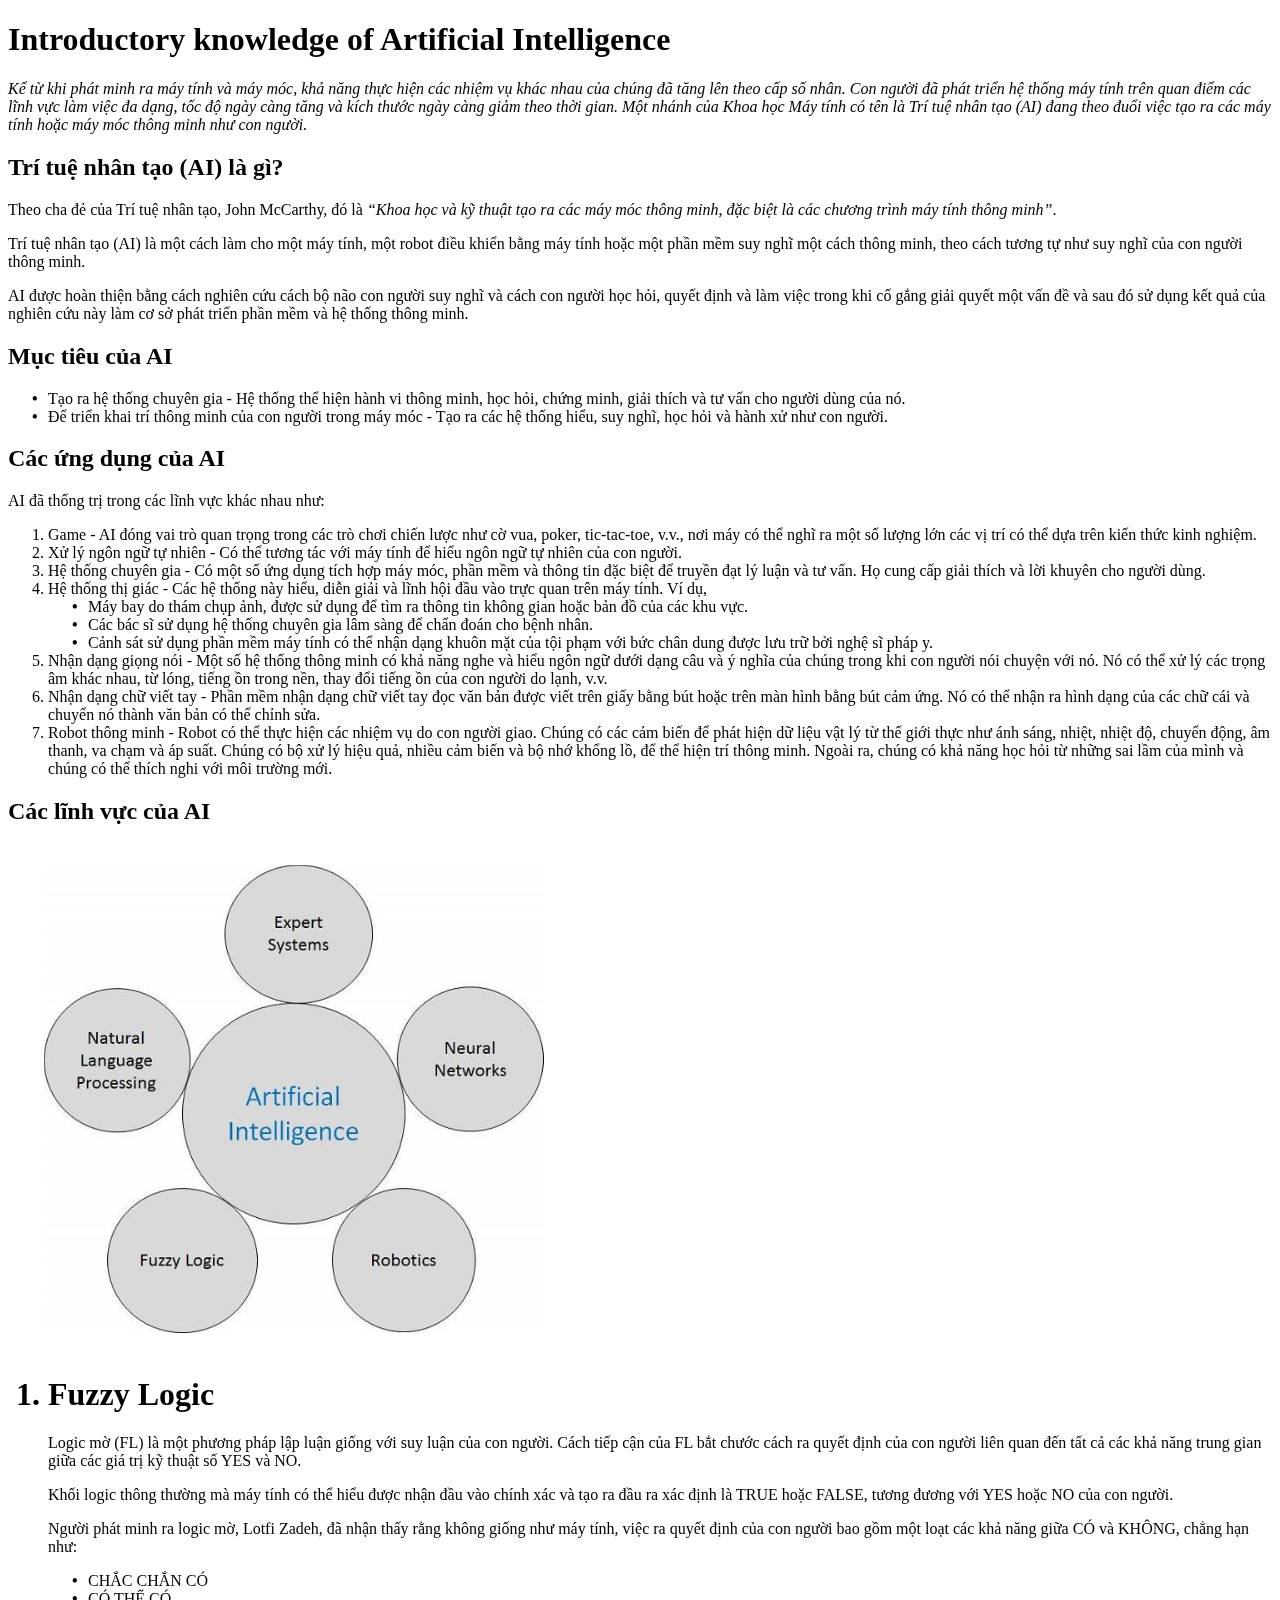
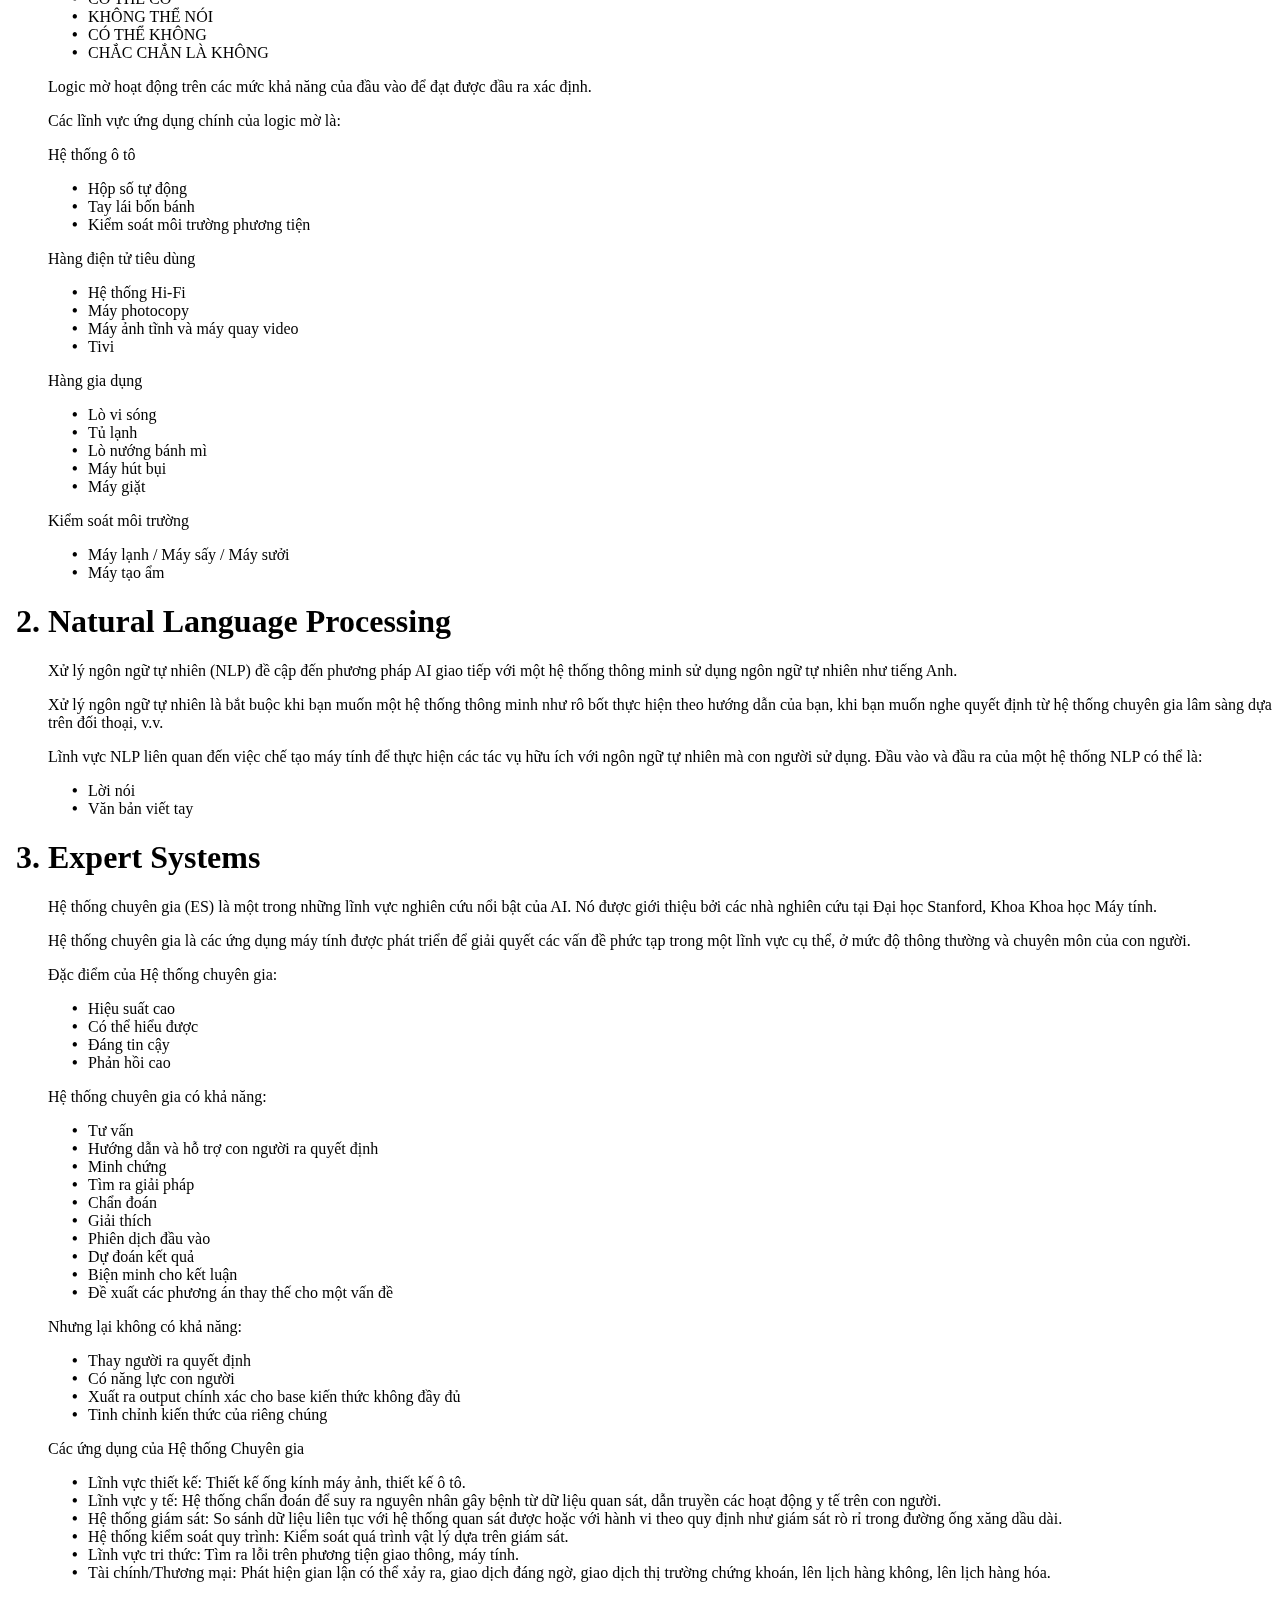
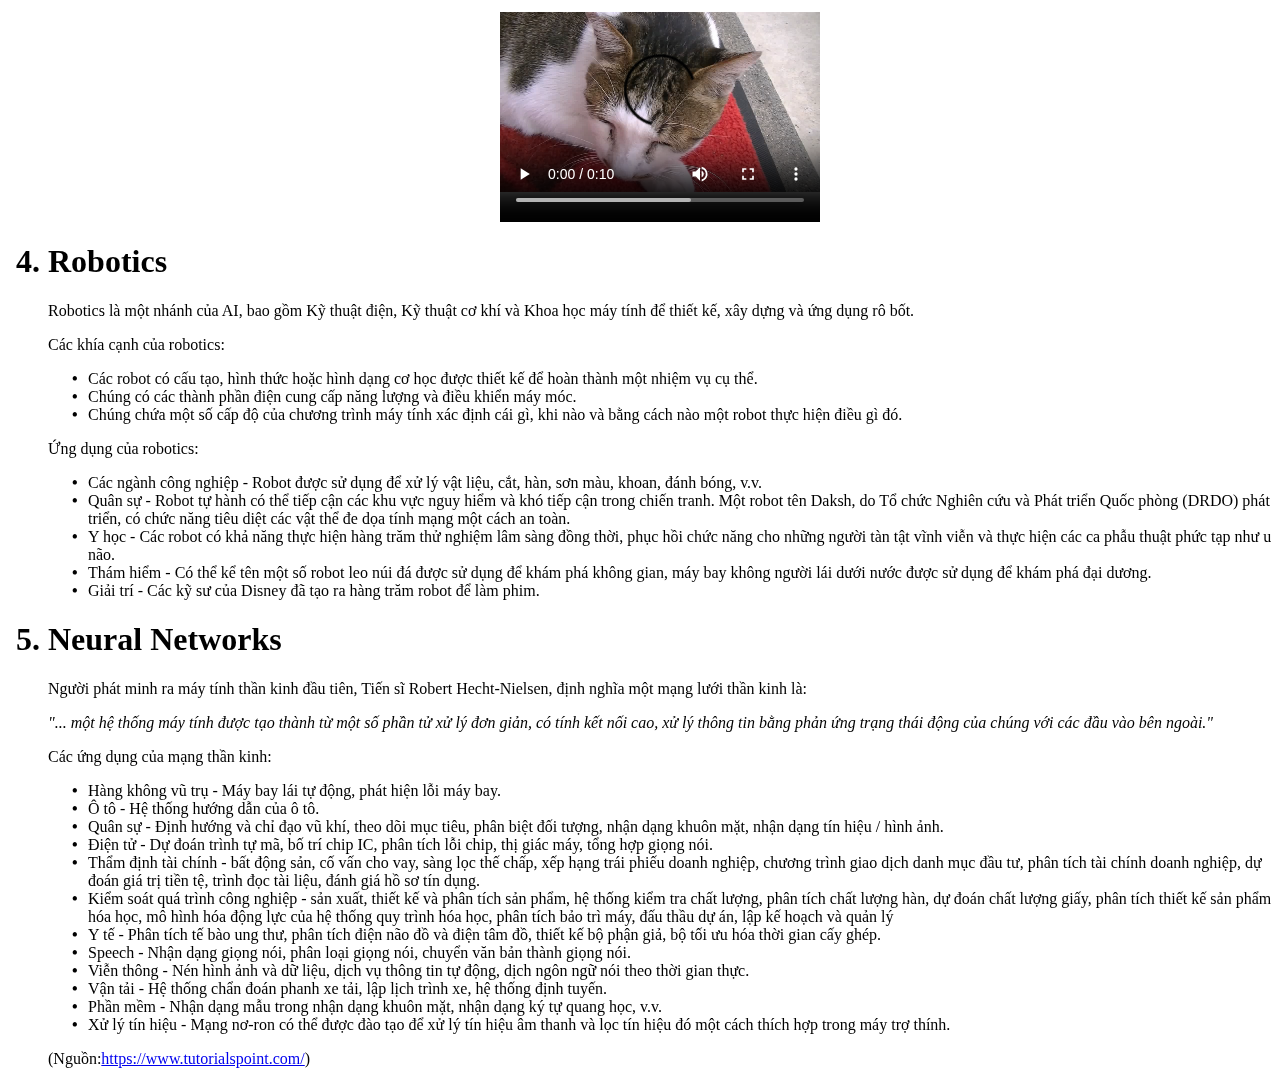
<file: index.html>
<!DOCTYPE html>
<html lang="en">
<head>
    <meta charset="UTF-8">
    <meta http-equiv="X-UA-Compatible" content="IE=edge">
    <meta name="viewport" content="width=device-width, initial-scale=1.0">
    <title>Document</title>
    <style>
        ul {
            list-style: none; /* Remove default bullets */
        }

        ul li::before {
            content: "\2022";  /* Add content: \2022 is the CSS Code/unicode for a bullet */
            color: black; /* Change the color */
            font-weight: bold; /* If you want it to be bold */
            display: inline-block; /* Needed to add space between the bullet and the text */
            width: 1em; /* Also needed for space (tweak if needed) */
            margin-left: -1em; /* Also needed for space (tweak if needed) */
        }

        video {
            display: block;
            margin: 0 auto;
        }
    </style>
</head>
<body>
    <h1>Introductory knowledge of Artificial Intelligence</h1>
    <p><i>Kể từ khi phát minh ra máy tính và máy móc, khả năng thực hiện các nhiệm vụ khác nhau của chúng đã tăng lên theo cấp số nhân. Con người đã phát triển hệ thống máy tính trên quan điểm các lĩnh vực làm việc đa dạng, tốc độ ngày càng tăng và kích thước ngày càng giảm theo thời gian. Một nhánh của Khoa học Máy tính có tên là Trí tuệ nhân tạo (AI) đang theo đuổi việc tạo ra các máy tính hoặc máy móc thông minh như con người.</i></p>

    <h2>Trí tuệ nhân tạo (AI) là gì?</h2>
    <p>Theo cha đẻ của Trí tuệ nhân tạo, John McCarthy, đó là <i>“Khoa học và kỹ thuật tạo ra các máy móc thông minh, đặc biệt là các chương trình máy tính thông minh”</i>.</p>
    <p>Trí tuệ nhân tạo (AI) là một cách làm cho một máy tính, một robot điều khiển bằng máy tính hoặc một phần mềm suy nghĩ một cách thông minh, theo cách tương tự như suy nghĩ của con người thông minh.</p>
    <p>AI được hoàn thiện bằng cách nghiên cứu cách bộ não con người suy nghĩ và cách con người học hỏi, quyết định và làm việc trong khi cố gắng giải quyết một vấn đề và sau đó sử dụng kết quả của nghiên cứu này làm cơ sở phát triển phần mềm và hệ thống thông minh.</p>

    <h2>Mục tiêu của AI</h2>
    <ul>
        <li>Tạo ra hệ thống chuyên gia - Hệ thống thể hiện hành vi thông minh, học hỏi, chứng minh, giải thích và tư vấn cho người dùng của nó.</li>
        <li>Để triển khai trí thông minh của con người trong máy móc - Tạo ra các hệ thống hiểu, suy nghĩ, học hỏi và hành xử như con người.</li>
    </ul>

    <h2>Các ứng dụng của AI</h2>
    <p>AI đã thống trị trong các lĩnh vực khác nhau như:</p>
    <ol>
        <li>Game - AI đóng vai trò quan trọng trong các trò chơi chiến lược như cờ vua, poker, tic-tac-toe, v.v., nơi máy có thể nghĩ ra một số lượng lớn các vị trí có thể dựa trên kiến thức kinh nghiệm.</li>
        <li>Xử lý ngôn ngữ tự nhiên - Có thể tương tác với máy tính để hiểu ngôn ngữ tự nhiên của con người.</li>
        <li>Hệ thống chuyên gia - Có một số ứng dụng tích hợp máy móc, phần mềm và thông tin đặc biệt để truyền đạt lý luận và tư vấn. Họ cung cấp giải thích và lời khuyên cho người dùng.</li>
        <li>
            Hệ thống thị giác - Các hệ thống này hiểu, diễn giải và lĩnh hội đầu vào trực quan trên máy tính. Ví dụ,
            <ul>
                <li>Máy bay do thám chụp ảnh, được sử dụng để tìm ra thông tin không gian hoặc bản đồ của các khu vực.</li>
                <li>Các bác sĩ sử dụng hệ thống chuyên gia lâm sàng để chẩn đoán cho bệnh nhân.</li>
                <li>Cảnh sát sử dụng phần mềm máy tính có thể nhận dạng khuôn mặt của tội phạm với bức chân dung được lưu trữ bởi nghệ sĩ pháp y.</li>
            </ul>
        </li>
        <li>Nhận dạng giọng nói - Một số hệ thống thông minh có khả năng nghe và hiểu ngôn ngữ dưới dạng câu và ý nghĩa của chúng trong khi con người nói chuyện với nó. Nó có thể xử lý các trọng âm khác nhau, từ lóng, tiếng ồn trong nền, thay đổi tiếng ồn của con người do lạnh, v.v.</li>
        <li>Nhận dạng chữ viết tay - Phần mềm nhận dạng chữ viết tay đọc văn bản được viết trên giấy bằng bút hoặc trên màn hình bằng bút cảm ứng. Nó có thể nhận ra hình dạng của các chữ cái và chuyển nó thành văn bản có thể chỉnh sửa.</li>
        <li>Robot thông minh - Robot có thể thực hiện các nhiệm vụ do con người giao. Chúng có các cảm biến để phát hiện dữ liệu vật lý từ thế giới thực như ánh sáng, nhiệt, nhiệt độ, chuyển động, âm thanh, va chạm và áp suất. Chúng có bộ xử lý hiệu quả, nhiều cảm biến và bộ nhớ khổng lồ, để thể hiện trí thông minh. Ngoài ra, chúng có khả năng học hỏi từ những sai lầm của mình và chúng có thể thích nghi với môi trường mới.</li>
    </ol>

    <h2>Các lĩnh vực của AI</h2>
    <img src="./assets/img/AI.png" alt="ảnh AI">

    <!-- //////////// -->

    <ol>
        <!-- 1 -->
        <h1>
            <li>Fuzzy Logic</li>            
        </h1>
        <p>Logic mờ (FL) là một phương pháp lập luận giống với suy luận của con người. Cách tiếp cận của FL bắt chước cách ra quyết định của con người liên quan đến tất cả các khả năng trung gian giữa các giá trị kỹ thuật số YES và NO.</p>
        <p>Khối logic thông thường mà máy tính có thể hiểu được nhận đầu vào chính xác và tạo ra đầu ra xác định là TRUE hoặc FALSE, tương đương với YES hoặc NO của con người.</p>
        <p>
            Người phát minh ra logic mờ, Lotfi Zadeh, đã nhận thấy rằng không giống như máy tính, việc ra quyết định của con người bao gồm một loạt các khả năng giữa CÓ và KHÔNG, chẳng hạn như:
            <ul>
                <li>CHẮC CHẮN CÓ</li>
                <li>CÓ THỂ CÓ</li>
                <li>KHÔNG THỂ NÓI</li>
                <li>CÓ THỂ KHÔNG</li>
                <li>CHẮC CHẮN LÀ KHÔNG</li>
            </ul>
        </p>
        <p>Logic mờ hoạt động trên các mức khả năng của đầu vào để đạt được đầu ra xác định.</p>
        <p>Các lĩnh vực ứng dụng chính của logic mờ là:</p>
        
        <p>Hệ thống ô tô</p>
        <ul>
            <li>Hộp số tự động</li>
            <li>Tay lái bốn bánh</li>
            <li>Kiểm soát môi trường phương tiện</li>
        </ul>
        
        <p>Hàng điện tử tiêu dùng</p>
        <ul>
            <li>Hệ thống Hi-Fi</li>
            <li>Máy photocopy</li>
            <li>Máy ảnh tĩnh và máy quay video</li>
            <li>Tivi</li>
        </ul>
        
        <p>Hàng gia dụng</p>
        <ul>
            <li>Lò vi sóng</li>
            <li>Tủ lạnh</li>
            <li>Lò nướng bánh mì</li>
            <li>Máy hút bụi</li>
            <li>Máy giặt</li>
        </ul>
        
        <p>Kiểm soát môi trường</p>
        <ul>
            <li>Máy lạnh / Máy sấy / Máy sưởi</li>
            <li>Máy tạo ẩm</li>
        </ul>
        
        <!-- 2 -->
        <h1>
            <li>Natural Language Processing</li>
        </h1>

        <p>Xử lý ngôn ngữ tự nhiên (NLP) đề cập đến phương pháp AI giao tiếp với một hệ thống thông minh sử dụng ngôn ngữ tự nhiên như tiếng Anh.</p>
        <p>Xử lý ngôn ngữ tự nhiên là bắt buộc khi bạn muốn một hệ thống thông minh như rô bốt thực hiện theo hướng dẫn của bạn, khi bạn muốn nghe quyết định từ hệ thống chuyên gia lâm sàng dựa trên đối thoại, v.v.</p>
        <p>Lĩnh vực NLP liên quan đến việc chế tạo máy tính để thực hiện các tác vụ hữu ích với ngôn ngữ tự nhiên mà con người sử dụng. Đầu vào và đầu ra của một hệ thống NLP có thể là:</p>

        <ul>
            <li>Lời nói</li>
            <li>Văn bản viết tay</li>
        </ul>

        <!-- 3 -->
        <h1>
            <li>Expert Systems</li>
        </h1>

        <p>Hệ thống chuyên gia (ES) là một trong những lĩnh vực nghiên cứu nổi bật của AI. Nó được giới thiệu bởi các nhà nghiên cứu tại Đại học Stanford, Khoa Khoa học Máy tính.</p>
        <p>Hệ thống chuyên gia là các ứng dụng máy tính được phát triển để giải quyết các vấn đề phức tạp trong một lĩnh vực cụ thể, ở mức độ thông thường và chuyên môn của con người.</p>
        <p>Đặc điểm của Hệ thống chuyên gia:</p>

        <ul>
            <li>Hiệu suất cao</li>
            <li>Có thể hiểu được</li>
            <li>Đáng tin cậy</li>
            <li>Phản hồi cao</li>
        </ul>

        <p>Hệ thống chuyên gia có khả năng:</p>
        <ul>
            <li>Tư vấn</li>
            <li>Hướng dẫn và hỗ trợ con người ra quyết định</li>
            <li>Minh chứng</li>
            <li>Tìm ra giải pháp</li>
            <li>Chẩn đoán</li>
            <li>Giải thích</li>
            <li>Phiên dịch đầu vào</li>
            <li>Dự đoán kết quả</li>
            <li>Biện minh cho kết luận</li>
            <li>Đề xuất các phương án thay thế cho một vấn đề</li>
        </ul>
        
        <p>Nhưng lại không có khả năng:</p>
        <ul>
            <li>Thay người ra quyết định</li>
            <li>Có năng lực con người</li>
            <li>Xuất ra output chính xác cho base kiến thức không đầy đủ</li>
            <li>Tinh chỉnh kiến thức của riêng chúng</li>
        </ul>
        <p>Các ứng dụng của Hệ thống Chuyên gia</p>
        <ul>
            <li>Lĩnh vực thiết kế: Thiết kế ống kính máy ảnh, thiết kế ô tô.</li>
            <li>Lĩnh vực y tế: Hệ thống chẩn đoán để suy ra nguyên nhân gây bệnh từ dữ liệu quan sát, dẫn truyền các hoạt động y tế trên con người.</li>
            <li>Hệ thống giám sát: So sánh dữ liệu liên tục với hệ thống quan sát được hoặc với hành vi theo quy định như giám sát rò rỉ trong đường ống xăng dầu dài.</li>
            <li>Hệ thống kiểm soát quy trình: Kiểm soát quá trình vật lý dựa trên giám sát.</li>
            <li>Lĩnh vực tri thức: Tìm ra lỗi trên phương tiện giao thông, máy tính.</li>
            <li>Tài chính/Thương mại: Phát hiện gian lận có thể xảy ra, giao dịch đáng ngờ, giao dịch thị trường chứng khoán, lên lịch hàng không, lên lịch hàng hóa.</li>
        </ul>

        <!-- Video -->
        <video width="320" height="240" controls>
            <source src="./assets/video/10 Seconds of_ Cat.mp4" type="video/mp4">
        </video>
          
        <!-- 4 -->
        <h1>
            <li>Robotics</li>
        </h1>
        <p>Robotics là một nhánh của AI, bao gồm Kỹ thuật điện, Kỹ thuật cơ khí và Khoa học máy tính để thiết kế, xây dựng và ứng dụng rô bốt.</p>
        
        <p>Các khía cạnh của robotics:</p>
        <ul>
            <li>Các robot có cấu tạo, hình thức hoặc hình dạng cơ học được thiết kế để hoàn thành một nhiệm vụ cụ thể.</li>
            <li>Chúng có các thành phần điện cung cấp năng lượng và điều khiển máy móc.</li>
            <li>Chúng chứa một số cấp độ của chương trình máy tính xác định cái gì, khi nào và bằng cách nào một robot thực hiện điều gì đó.</li>
        </ul>

        <p>Ứng dụng của robotics:</p>
        <ul>
            <li>Các ngành công nghiệp - Robot được sử dụng để xử lý vật liệu, cắt, hàn, sơn màu, khoan, đánh bóng, v.v.</li>
            <li>Quân sự - Robot tự hành có thể tiếp cận các khu vực nguy hiểm và khó tiếp cận trong chiến tranh. Một robot tên Daksh, do Tổ chức Nghiên cứu và Phát triển Quốc phòng (DRDO) phát triển, có chức năng tiêu diệt các vật thể đe dọa tính mạng một cách an toàn.</li>
            <li>Y học - Các robot có khả năng thực hiện hàng trăm thử nghiệm lâm sàng đồng thời, phục hồi chức năng cho những người tàn tật vĩnh viễn và thực hiện các ca phẫu thuật phức tạp như u não.</li>
            <li>Thám hiểm - Có thể kể tên một số robot leo núi đá được sử dụng để khám phá không gian, máy bay không người lái dưới nước được sử dụng để khám phá đại dương.</li>
            <li>Giải trí - Các kỹ sư của Disney đã tạo ra hàng trăm robot để làm phim.</li>
        </ul>


        <!-- 5 -->
        <h1>
            <li>Neural Networks</li>
        </h1>

        <p>Người phát minh ra máy tính thần kinh đầu tiên, Tiến sĩ Robert Hecht-Nielsen, định nghĩa một mạng lưới thần kinh là:</p>
    
        <p><i>"... một hệ thống máy tính được tạo thành từ một số phần tử xử lý đơn giản, có tính kết nối cao, xử lý thông tin bằng phản ứng trạng thái động của chúng với các đầu vào bên ngoài."</i></p>    
        <p>Các ứng dụng của mạng thần kinh:</p>
        
        <ul>
            <li>Hàng không vũ trụ - Máy bay lái tự động, phát hiện lỗi máy bay.</li>
            <li>Ô tô - Hệ thống hướng dẫn của ô tô.</li>
            <li>Quân sự - Định hướng và chỉ đạo vũ khí, theo dõi mục tiêu, phân biệt đối tượng, nhận dạng khuôn mặt, nhận dạng tín hiệu / hình ảnh.</li>
            <li>Điện tử - Dự đoán trình tự mã, bố trí chip IC, phân tích lỗi chip, thị giác máy, tổng hợp giọng nói.</li>
            <li>Thẩm định tài chính - bất động sản, cố vấn cho vay, sàng lọc thế chấp, xếp hạng trái phiếu doanh nghiệp, chương trình giao dịch danh mục đầu tư, phân tích tài chính doanh nghiệp, dự đoán giá trị tiền tệ, trình đọc tài liệu, đánh giá hồ sơ tín dụng.</li>
            <li>Kiểm soát quá trình công nghiệp - sản xuất, thiết kế và phân tích sản phẩm, hệ thống kiểm tra chất lượng, phân tích chất lượng hàn, dự đoán chất lượng giấy, phân tích thiết kế sản phẩm hóa học, mô hình hóa động lực của hệ thống quy trình hóa học, phân tích bảo trì máy, đấu thầu dự án, lập kế hoạch và quản lý</li>
            <li>Y tế - Phân tích tế bào ung thư, phân tích điện não đồ và điện tâm đồ, thiết kế bộ phận giả, bộ tối ưu hóa thời gian cấy ghép.</li>
            <li>Speech - Nhận dạng giọng nói, phân loại giọng nói, chuyển văn bản thành giọng nói.</li>
            <li>Viễn thông - Nén hình ảnh và dữ liệu, dịch vụ thông tin tự động, dịch ngôn ngữ nói theo thời gian thực.</li>
            <li>Vận tải - Hệ thống chẩn đoán phanh xe tải, lập lịch trình xe, hệ thống định tuyến.</li>
            <li>Phần mềm - Nhận dạng mẫu trong nhận dạng khuôn mặt, nhận dạng ký tự quang học, v.v.</li>
            <li>Xử lý tín hiệu - Mạng nơ-ron có thể được đào tạo để xử lý tín hiệu âm thanh và lọc tín hiệu đó một cách thích hợp trong máy trợ thính.</li>
        </ul>

        <p>(Nguồn:<a href="https://www.tutorialspoint.com/">https://www.tutorialspoint.com/</a>)</p>
    </ol>
</body>
</html>
</file>
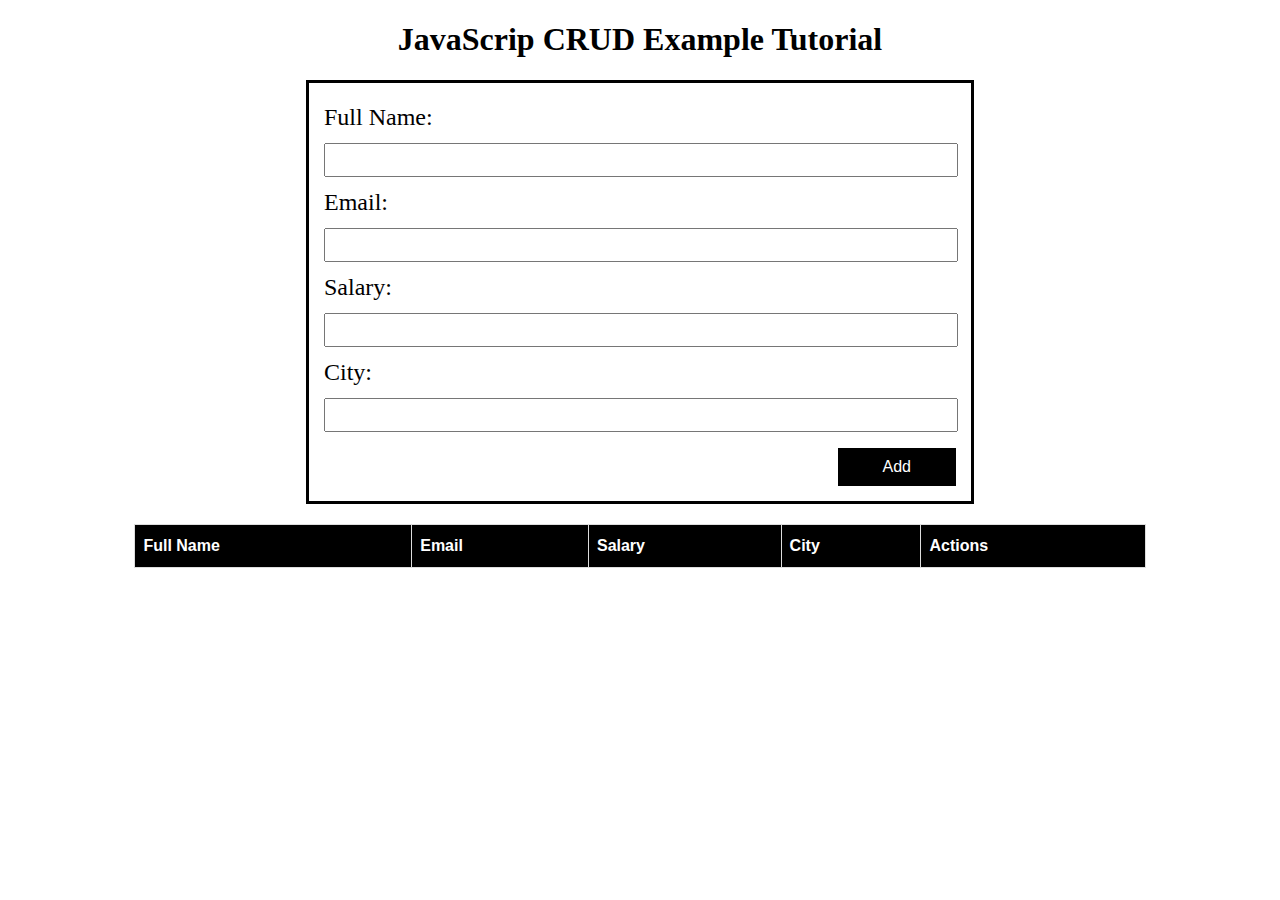
<file: Buoi10/index.html>
<!DOCTYPE html>
<html lang="en">
<head>
    <meta charset="UTF-8">
    <meta http-equiv="X-UA-Compatible" content="IE=edge">
    <meta name="viewport" content="width=device-width, initial-scale=1.0">
    <link rel="stylesheet" href="style.css">
    <title>Document</title>
</head>
<body>
    <h1>JavaScrip CRUD Example Tutorial</h1>
    <form action="" class="form">
        <input type="text" id="idPerson" style="display: none;">
        <label for="fullname">Full Name: </label>
        <input type="text" id="fullname">
        <label for="email">Email: </label>
        <input type="email" id="email">
        <label for="salary">Salary: </label>
        <input type="text" id="salary">
        <label for="city">City: </label>
        <input type="text" id="city">
        <span>
            <input type="button" value="Add" id="btnAdd"/>
            <input type="button" value="Edit" id="btnEdit" style="display: none;"/>
        </span>
    </form>
    <table id="table">
        <thead>
            <th>Full Name</th>
            <th>Email</th>
            <th>Salary</th>
            <th>City</th>
            <th>Actions</th>
        </thead>
        <tbody id="tableBody"></tbody>
    </table>
    
    <script src="app.js"></script>
</body>
</html>
</file>
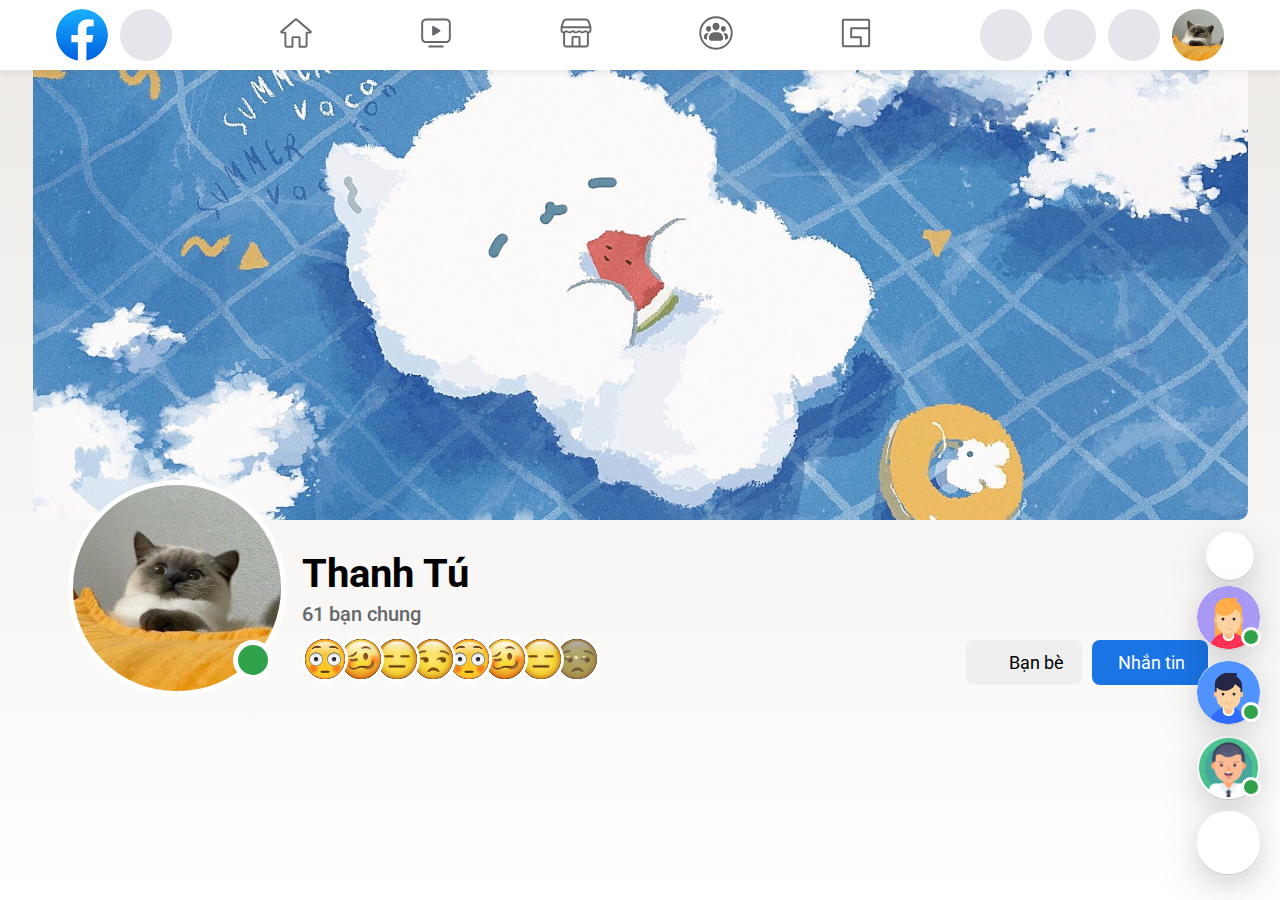
<file: Buoi4/index.html>
<!DOCTYPE html>
<html lang="en">
<head>
    <meta charset="UTF-8">
    <meta http-equiv="X-UA-Compatible" content="IE=edge">
    <meta name="viewport" content="width=device-width, initial-scale=1.0">
    <title>Document</title>
    <link rel="stylesheet" href="https://cdnjs.cloudflare.com/ajax/libs/font-awesome/6.2.1/css/all.min.css" integrity="sha512-MV7K8+y+gLIBoVD59lQIYicR65iaqukzvf/nwasF0nqhPay5w/9lJmVM2hMDcnK1OnMGCdVK+iQrJ7lzPJQd1w==" crossorigin="anonymous" referrerpolicy="no-referrer" />
    <link rel="stylesheet" href="style.css">
</head>
<body>
    <div class="container">
        <div class="navbar">
            <div class="left-nav">
                <img src="/Buoi4/assets/img/Facebook-logo.svg" alt="Facebook logo" class="left-nav__logo round-md">
                <div class="item round-md"><i class="fa-solid fa-magnifying-glass gray-text"></i></div>
            </div>
            
            <div class="center-nav">
                <ul>
                    <li>
                        <svg viewBox="0 0 28 28" class="x1lliihq x1k90msu x2h7rmj x1qfuztq xcza8v6" fill="#65676b" height="36" width="36"><path d="M17.5 23.979 21.25 23.979C21.386 23.979 21.5 23.864 21.5 23.729L21.5 13.979C21.5 13.427 21.949 12.979 22.5 12.979L24.33 12.979 14.017 4.046 3.672 12.979 5.5 12.979C6.052 12.979 6.5 13.427 6.5 13.979L6.5 23.729C6.5 23.864 6.615 23.979 6.75 23.979L10.5 23.979 10.5 17.729C10.5 17.04 11.061 16.479 11.75 16.479L16.25 16.479C16.939 16.479 17.5 17.04 17.5 17.729L17.5 23.979ZM21.25 25.479 17 25.479C16.448 25.479 16 25.031 16 24.479L16 18.327C16 18.135 15.844 17.979 15.652 17.979L12.348 17.979C12.156 17.979 12 18.135 12 18.327L12 24.479C12 25.031 11.552 25.479 11 25.479L6.75 25.479C5.784 25.479 5 24.695 5 23.729L5 14.479 3.069 14.479C2.567 14.479 2.079 14.215 1.868 13.759 1.63 13.245 1.757 12.658 2.175 12.29L13.001 2.912C13.248 2.675 13.608 2.527 13.989 2.521 14.392 2.527 14.753 2.675 15.027 2.937L25.821 12.286C25.823 12.288 25.824 12.289 25.825 12.29 26.244 12.658 26.371 13.245 26.133 13.759 25.921 14.215 25.434 14.479 24.931 14.479L23 14.479 23 23.729C23 24.695 22.217 25.479 21.25 25.479Z"></path></svg>
                    </li>
                    
                    <li>
                        <svg viewBox="0 0 28 28" class="x1lliihq x1k90msu x2h7rmj x1qfuztq xcza8v6" fill="#65676b" height="36" width="36"><path d="M8.75 25.25C8.336 25.25 8 24.914 8 24.5 8 24.086 8.336 23.75 8.75 23.75L19.25 23.75C19.664 23.75 20 24.086 20 24.5 20 24.914 19.664 25.25 19.25 25.25L8.75 25.25ZM17.163 12.846 12.055 15.923C11.591 16.202 11 15.869 11 15.327L11 9.172C11 8.631 11.591 8.297 12.055 8.576L17.163 11.654C17.612 11.924 17.612 12.575 17.163 12.846ZM21.75 20.25C22.992 20.25 24 19.242 24 18L24 6.5C24 5.258 22.992 4.25 21.75 4.25L6.25 4.25C5.008 4.25 4 5.258 4 6.5L4 18C4 19.242 5.008 20.25 6.25 20.25L21.75 20.25ZM21.75 21.75 6.25 21.75C4.179 21.75 2.5 20.071 2.5 18L2.5 6.5C2.5 4.429 4.179 2.75 6.25 2.75L21.75 2.75C23.821 2.75 25.5 4.429 25.5 6.5L25.5 18C25.5 20.071 23.821 21.75 21.75 21.75Z"></path></svg>
                    </li>
                    
                    <li>
                        <svg viewBox="0 0 28 28" class="x1lliihq x1k90msu x2h7rmj x1qfuztq xcza8v6" fill="#65676b" height="36" width="36"><path d="M17.5 23.75 21.75 23.75C22.164 23.75 22.5 23.414 22.5 23L22.5 14 22.531 14C22.364 13.917 22.206 13.815 22.061 13.694L21.66 13.359C21.567 13.283 21.433 13.283 21.34 13.36L21.176 13.497C20.591 13.983 19.855 14.25 19.095 14.25L18.869 14.25C18.114 14.25 17.382 13.987 16.8 13.506L16.616 13.354C16.523 13.278 16.39 13.278 16.298 13.354L16.113 13.507C15.53 13.987 14.798 14.25 14.044 14.25L13.907 14.25C13.162 14.25 12.439 13.994 11.861 13.525L11.645 13.35C11.552 13.275 11.419 13.276 11.328 13.352L11.155 13.497C10.57 13.984 9.834 14.25 9.074 14.25L8.896 14.25C8.143 14.25 7.414 13.989 6.832 13.511L6.638 13.351C6.545 13.275 6.413 13.275 6.32 13.351L5.849 13.739C5.726 13.84 5.592 13.928 5.452 14L5.5 14 5.5 23C5.5 23.414 5.836 23.75 6.25 23.75L10.5 23.75 10.5 17.5C10.5 16.81 11.06 16.25 11.75 16.25L16.25 16.25C16.94 16.25 17.5 16.81 17.5 17.5L17.5 23.75ZM3.673 8.75 24.327 8.75C24.3 8.66 24.271 8.571 24.238 8.483L23.087 5.355C22.823 4.688 22.178 4.25 21.461 4.25L6.54 4.25C5.822 4.25 5.177 4.688 4.919 5.338L3.762 8.483C3.729 8.571 3.7 8.66 3.673 8.75ZM24.5 10.25 3.5 10.25 3.5 12C3.5 12.414 3.836 12.75 4.25 12.75L4.421 12.75C4.595 12.75 4.763 12.69 4.897 12.58L5.368 12.193C6.013 11.662 6.945 11.662 7.59 12.193L7.784 12.352C8.097 12.609 8.49 12.75 8.896 12.75L9.074 12.75C9.483 12.75 9.88 12.607 10.194 12.345L10.368 12.2C11.01 11.665 11.941 11.659 12.589 12.185L12.805 12.359C13.117 12.612 13.506 12.75 13.907 12.75L14.044 12.75C14.45 12.75 14.844 12.608 15.158 12.35L15.343 12.197C15.989 11.663 16.924 11.663 17.571 12.197L17.755 12.35C18.068 12.608 18.462 12.75 18.869 12.75L19.095 12.75C19.504 12.75 19.901 12.606 20.216 12.344L20.38 12.208C21.028 11.666 21.972 11.666 22.62 12.207L23.022 12.542C23.183 12.676 23.387 12.75 23.598 12.75 24.097 12.75 24.5 12.347 24.5 11.85L24.5 10.25ZM24 14.217 24 23C24 24.243 22.993 25.25 21.75 25.25L6.25 25.25C5.007 25.25 4 24.243 4 23L4 14.236C2.875 14.112 2 13.158 2 12L2 9.951C2 9.272 2.12 8.6 2.354 7.964L3.518 4.802C4.01 3.563 5.207 2.75 6.54 2.75L21.461 2.75C22.793 2.75 23.99 3.563 24.488 4.819L25.646 7.964C25.88 8.6 26 9.272 26 9.951L26 11.85C26 13.039 25.135 14.026 24 14.217ZM16 23.75 16 17.75 12 17.75 12 23.75 16 23.75Z"></path></svg>
                    </li>

                    <li>
                        <svg viewBox="0 0 28 28" class="x1lliihq x1k90msu x2h7rmj x1qfuztq xcza8v6" fill="#65676b" height="36" width="36"><path d="M25.5 14C25.5 7.649 20.351 2.5 14 2.5 7.649 2.5 2.5 7.649 2.5 14 2.5 20.351 7.649 25.5 14 25.5 20.351 25.5 25.5 20.351 25.5 14ZM27 14C27 21.18 21.18 27 14 27 6.82 27 1 21.18 1 14 1 6.82 6.82 1 14 1 21.18 1 27 6.82 27 14ZM7.479 14 7.631 14C7.933 14 8.102 14.338 7.934 14.591 7.334 15.491 6.983 16.568 6.983 17.724L6.983 18.221C6.983 18.342 6.99 18.461 7.004 18.578 7.03 18.802 6.862 19 6.637 19L6.123 19C5.228 19 4.5 18.25 4.5 17.327 4.5 15.492 5.727 14 7.479 14ZM20.521 14C22.274 14 23.5 15.492 23.5 17.327 23.5 18.25 22.772 19 21.878 19L21.364 19C21.139 19 20.97 18.802 20.997 18.578 21.01 18.461 21.017 18.342 21.017 18.221L21.017 17.724C21.017 16.568 20.667 15.491 20.067 14.591 19.899 14.338 20.067 14 20.369 14L20.521 14ZM8.25 13C7.147 13 6.25 11.991 6.25 10.75 6.25 9.384 7.035 8.5 8.25 8.5 9.465 8.5 10.25 9.384 10.25 10.75 10.25 11.991 9.353 13 8.25 13ZM19.75 13C18.647 13 17.75 11.991 17.75 10.75 17.75 9.384 18.535 8.5 19.75 8.5 20.965 8.5 21.75 9.384 21.75 10.75 21.75 11.991 20.853 13 19.75 13ZM15.172 13.5C17.558 13.5 19.5 15.395 19.5 17.724L19.5 18.221C19.5 19.202 18.683 20 17.677 20L10.323 20C9.317 20 8.5 19.202 8.5 18.221L8.5 17.724C8.5 15.395 10.441 13.5 12.828 13.5L15.172 13.5ZM16.75 9C16.75 10.655 15.517 12 14 12 12.484 12 11.25 10.655 11.25 9 11.25 7.15 12.304 6 14 6 15.697 6 16.75 7.15 16.75 9Z"></path></svg>
                    </li>

                    <li>
                        <svg viewBox="0 0 28 28" class="x1lliihq x1k90msu x2h7rmj x1qfuztq xcza8v6" fill="#65676b" height="36" width="36"><path d="M23.5 9.5H10.25a.75.75 0 00-.75.75v7c0 .414.336.75.75.75H17v5.5H4.5v-19h19v5zm0 14h-5v-6.25a.75.75 0 00-.75-.75H11V11h12.5v12.5zm1.5.25V4.25C25 3.561 24.439 3 23.75 3H4.25C3.561 3 3 3.561 3 4.25v19.5c0 .689.561 1.25 1.25 1.25h19.5c.689 0 1.25-.561 1.25-1.25z"></path></svg>
                    </li>
                </ul>
            </div>

            <div class="right-nav">
                <div class="item round-md"><i class="fa-solid fa-grip"></i></div>
                <div class="item round-md"><i class="fa-brands fa-facebook-messenger"></i></div>
                <div class="item round-md"><i class="fa-solid fa-bell"></i></div>
                <img src="/Buoi4/assets/img/profile-avatar.jpg" alt="Profile avatar" class="round-md">
            </div>

        </div>

        <div class="content">
            <div class="profile-section">
                <img class="cover-img" src="/Buoi4/assets/img/profile-cover.png" alt="Facebook cover">

                <div class="profile">
                    <div class="profile-avatar">
                        <img src="/Buoi4/assets/img/profile-avatar.jpg" alt="Facebook avatar">
                    </div>

                    <div class="profile-detail">
                        <div class="profile-content">
                            <h1 class="profile-name">Thanh Tú</h1>
                            <h4 class="similar-friends">61 bạn chung</h4>
                            <ul class="detail-friends">
                                <li class="item item-sm">
                                    <img src="/Buoi4/assets/img/shy-icon.png" alt="Friend 1">
                                </li>

                                <li class="item item-sm">
                                    <img src="/Buoi4/assets/img/drunk-icon.png" alt="Friend 1">
                                </li>

                                <li class="item item-sm">
                                    <img src="/Buoi4/assets/img/bored-icon.png" alt="Friend 1">
                                </li>

                                <li class="item item-sm">
                                    <img src="/Buoi4/assets/img/wonder-icon.png" alt="Friend 1">
                                </li>

                                <li class="item item-sm">
                                    <img src="/Buoi4/assets/img/shy-icon.png" alt="Friend 1">
                                </li>

                                <li class="item item-sm">
                                    <img src="/Buoi4/assets/img/drunk-icon.png" alt="Friend 1">
                                </li>

                                <li class="item item-sm">
                                    <img src="/Buoi4/assets/img/bored-icon.png" alt="Friend 1">
                                </li>

                                <li class="item item-sm">
                                    <img src="/Buoi4/assets/img/wonder-icon.png" alt="Friend 1">
                                </li>
                            </ul>
                        </div>

                        <div class="profile-contact">
                            <button class="profile-status btn">Bạn bè</button>

                            <button class="send-msg btn"><i class="fab fa-facebook-messenger"></i>Nhắn tin</button>
                        </div>
                        
                    </div>
                </div>
            </div>

            <ul class="chat-section">
                <li class="more-btn"><i class="fas fa-ellipsis-h"></i></li>
                <li class="chat-item round-lg">
                    <span class="exit-chat">
                        <i class="fas fa-times"></i>
                    </span>
                    <img src="/Buoi4/assets/img/person-1.jpg" alt="Friend 1">
                    <span class="green-dot"></span>
                    <span class="dialog-box">
                        <p class="friend-name">Anna</p>
                        <p class="friend-msg">That's awesome!</p>
                    </span>
                </li>
                
                <li class="chat-item round-lg">
                    <span class="exit-chat">
                        <i class="fas fa-times"></i>
                    </span>
                    <img src="/Buoi4/assets/img/person-2.jpg" alt="Friend 1">
                    <span class="green-dot"></span>
                    <span class="dialog-box">
                        <p class="friend-name">John</p>
                        <p class="friend-msg">See u there!</p>
                    </span>
                </li>
                
                <li class="chat-item round-lg">
                    <span class="exit-chat">
                        <i class="fas fa-times"></i>
                    </span>
                    <img src="/Buoi4/assets/img/person-3.jpg" alt="Friend 1">
                    <span class="green-dot"></span>
                    <span class="dialog-box">
                        <p class="friend-name">Chris</p>
                        <p class="friend-msg">I'll be home soon</p>
                    </span>
                </li>
                
                <li class="edit-btn round-lg">
                    <i class="far fa-edit"></i>
                </li>
                
                
            </ul>
        </div>
    </div>
</body>
</html>
</file>
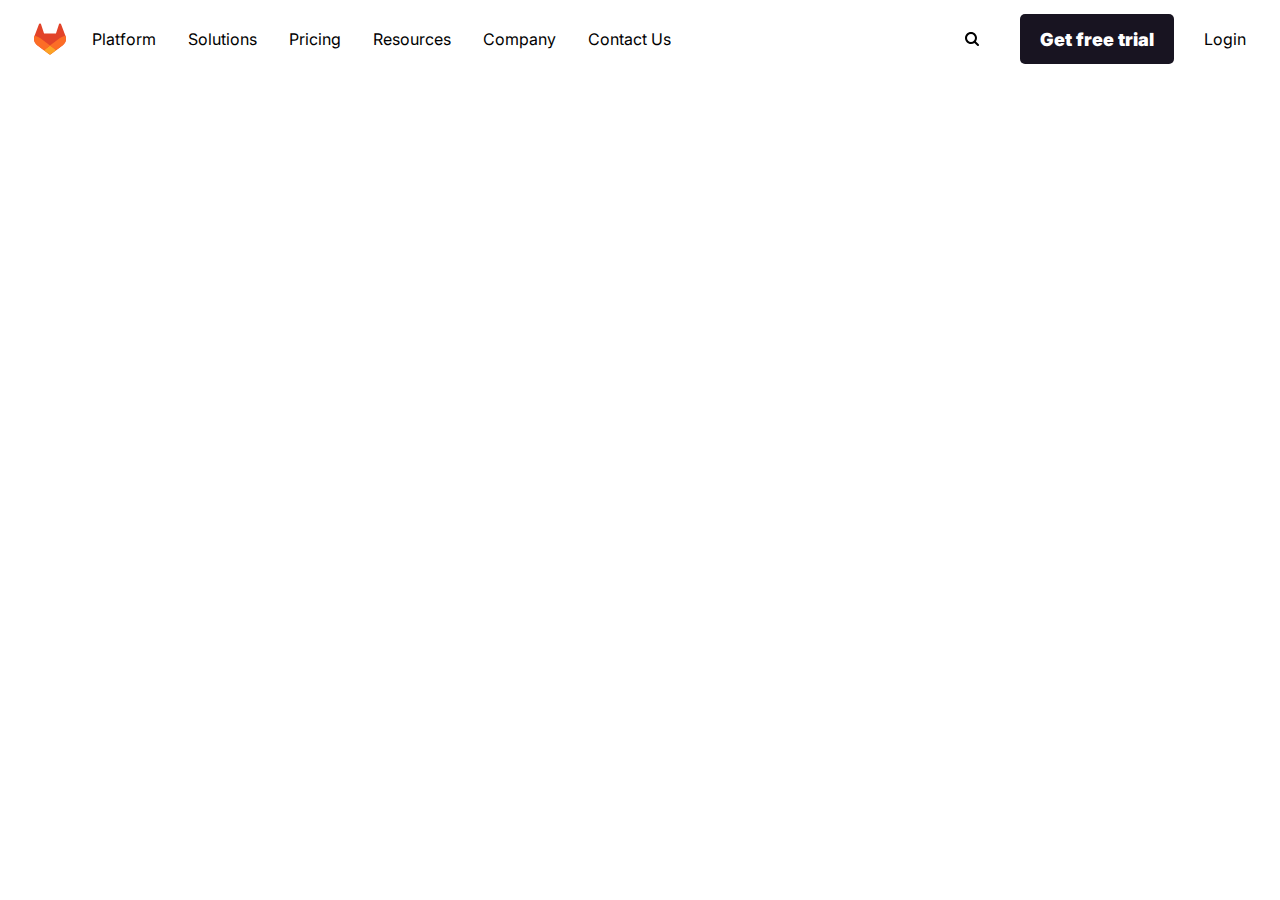
<file: Buoi6/index.html>
<!DOCTYPE html>
<html lang="en">
<head>
    <meta charset="UTF-8">
    <meta http-equiv="X-UA-Compatible" content="IE=edge">
    <meta name="viewport" content="width=device-width, initial-scale=1.0">
    <title>Git Lab</title>
    <link rel="stylesheet" href="https://cdnjs.cloudflare.com/ajax/libs/font-awesome/6.2.1/css/all.min.css" integrity="sha512-MV7K8+y+gLIBoVD59lQIYicR65iaqukzvf/nwasF0nqhPay5w/9lJmVM2hMDcnK1OnMGCdVK+iQrJ7lzPJQd1w==" crossorigin="anonymous" referrerpolicy="no-referrer" />
    <link rel="stylesheet" href="style.css">
</head>
<body>
    <nav>
        <i class="fa-solid fa-bars left-nav__bars"></i>
        
        <div class="left-nav">
            <svg data-v-651b9818="" width="32" height="32" viewBox="0 0 32 32" fill="none" xmlns="http://www.w3.org/2000/svg" role="img" aria-labelledby="tanukiHomeDesktop" data-v-2271f886=""><title id="tanukiHomeDesktop">GitLab home page</title><path d="M31.4618 12.7787L31.417 12.6641L27.0667 1.31308C26.9783 1.09046 26.8218 0.90145 26.6197 0.773028C26.416 0.644476 26.1775 0.582308 25.937 0.595107C25.6965 0.607906 25.4659 0.695039 25.277 0.844481C25.0899 0.994513 24.955 1.1998 24.8915 1.43106L21.9503 10.4324H10.0509L7.10976 1.43106C7.04625 1.1998 6.91133 0.994513 6.72425 0.844481C6.53618 0.694035 6.30572 0.606246 6.06523 0.593431C5.82473 0.580616 5.58625 0.64342 5.38326 0.773028C5.18023 0.900924 5.02312 1.09005 4.9346 1.31308L0.579314 12.679L0.534448 12.792C-0.0907536 14.429 -0.167604 16.2247 0.315452 17.9091C0.798508 19.5935 1.81536 21.0756 3.21309 22.1324L3.22971 22.144L3.26793 22.1739L9.90306 27.1407L13.1832 29.625L15.1773 31.1354C15.4115 31.3124 15.6971 31.4082 15.9907 31.4082C16.2842 31.4082 16.5698 31.3124 16.8041 31.1354L18.7981 29.625L22.0799 27.1407L28.7533 22.144L28.7715 22.1307C30.174 21.0749 31.1949 19.5916 31.6802 17.9045C32.1656 16.2175 32.0889 14.4184 31.4618 12.7787Z" fill="#E24329"></path><path d="M31.462 12.7787L31.4172 12.6641C29.2955 13.1013 27.2962 14.0005 25.5614 15.2978L16.0083 22.5378C19.2652 25.0005 22.1001 27.1407 22.1001 27.1407L28.7734 22.144L28.7917 22.1307C30.1907 21.0723 31.2076 19.5877 31.6893 17.9009C32.171 16.214 32.0912 14.4163 31.462 12.7787Z" fill="#FC6D26"></path><path d="M9.9082 27.1407L13.1834 29.625L15.1774 31.1354C15.4117 31.3124 15.6972 31.4082 15.9908 31.4082C16.2844 31.4082 16.57 31.3124 16.8042 31.1354L18.7982 29.625L22.0801 27.1407C22.0801 27.1407 19.2452 25.0005 15.9883 22.5378L9.9082 27.1407Z" fill="#FCA326"></path><path d="M6.43513 15.3045C4.70076 14.0067 2.70123 13.108 0.579333 12.6724L0.534467 12.7854C-0.0923403 14.4232 -0.170036 16.2203 0.313079 17.9061C0.796194 19.5919 1.81396 21.0751 3.21311 22.1324L3.22973 22.144L3.26795 22.1739L9.90307 27.1407L16.0081 22.5378L6.43513 15.3045Z" fill="#FC6D26"></path></svg>
            <ul class="category-list">
                <li class="category-item">Platform</li>
                <li class="category-item">Solutions</li>
                <li class="category-item">Pricing</li>
                <li class="category-item">Resources</li>
                <li class="category-item">Company</li>
                <li class="category-item">Contact Us</li>
            </ul>
        </div>
        
        <div class="right-nav">
            <svg data-v-651b9818="" width="16" height="16" viewBox="0 0 16 16" fill="none" xmlns="http://www.w3.org/2000/svg" data-v-2271f886=""><path fill-rule="evenodd" clip-rule="evenodd" d="M10.4765 11.8907C9.49572 12.5892 8.29583 13 7 13C3.68629 13 1 10.3137 1 7C1 3.68629 3.68629 1 7 1C10.3137 1 13 3.68629 13 7C13 8.29583 12.5892 9.49572 11.8907 10.4765L14.7071 13.2929C15.0976 13.6834 15.0976 14.3166 14.7071 14.7071C14.3166 15.0976 13.6834 15.0976 13.2929 14.7071L10.4765 11.8907ZM11 7C11 9.20914 9.20914 11 7 11C4.79086 11 3 9.20914 3 7C3 4.79086 4.79086 3 7 3C9.20914 3 11 4.79086 11 7Z" fill="currentColor"></path></svg>
            <div class="free-trial btn mg-10">Get free trial</div>
            <div class="login mg-10">Login</div>
        </div>
    </nav>
</body>
</html>
</file>
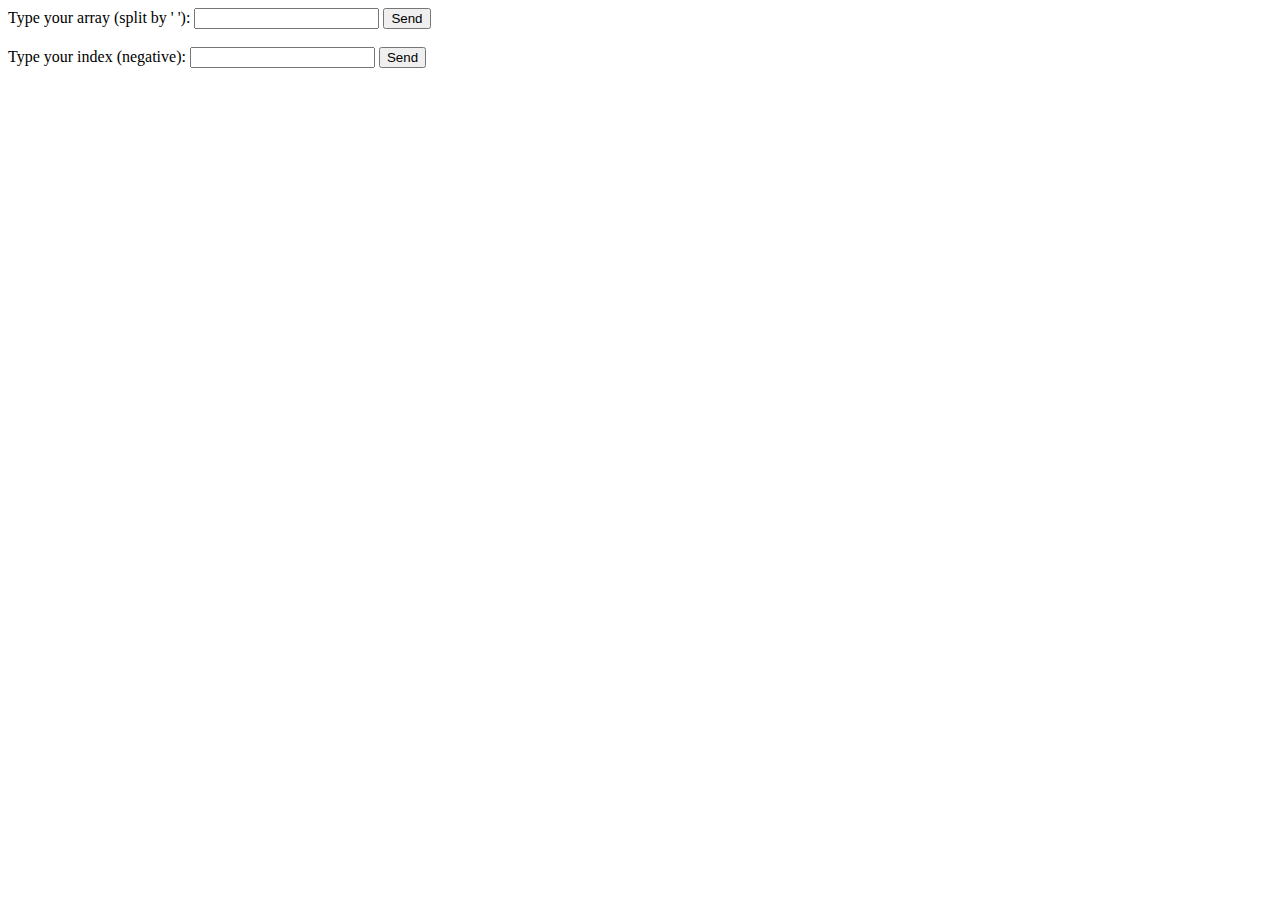
<file: Buoi7/index.html>
<!DOCTYPE html>
<html lang="en">
<head>
    <meta charset="UTF-8">
    <meta http-equiv="X-UA-Compatible" content="IE=edge">
    <meta name="viewport" content="width=device-width, initial-scale=1.0">
    <title>Document</title>
</head>
<body>
    <!-- <h5>Type your number:</h5>
    <input type="text" id="userInput">
    <button onclick="getUserInputHandler()">Send</button>
    <p id="result">The result of sum is </p>
    <p id="result-arr">The result of array is </p> -->

    <!-- Largest Even Number -->
    <label for="userInput">Type your array (split by ' '): </label>
    <input type="text" id="userInput">
    <button id="sendButton">Send</button>

    <br><br>

    <!-- Fibonacci -->
    <label for="userInput1">Type your index (negative): </label>
    <input type="text" id="userInput1">
    <button id="sendButton1">Send</button>

    <script src="app.js"></script>
</body>
</html>
</file>
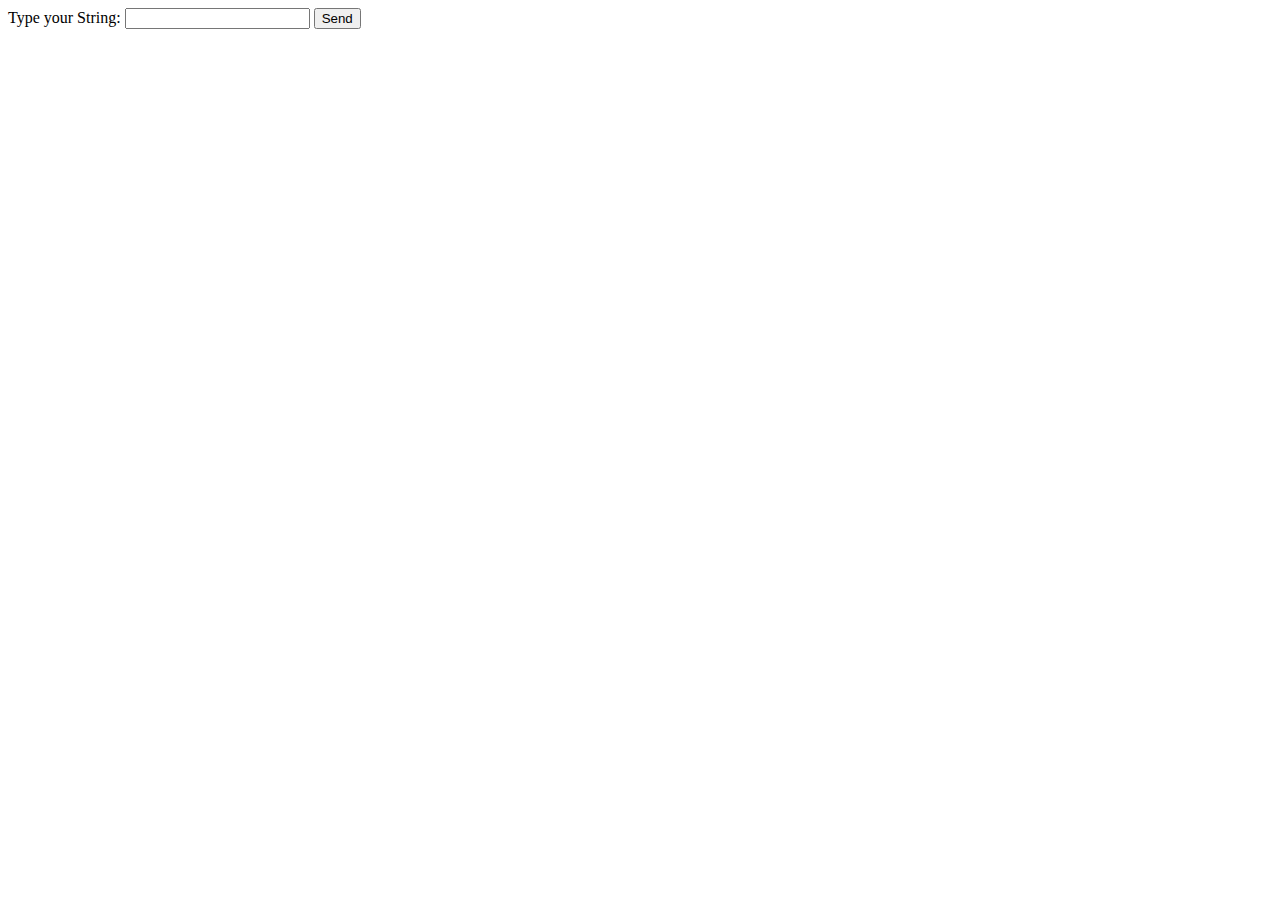
<file: Buoi8/index.html>
<!DOCTYPE html>
<html lang="en">
<head>
    <meta charset="UTF-8">
    <meta http-equiv="X-UA-Compatible" content="IE=edge">
    <meta name="viewport" content="width=device-width, initial-scale=1.0">
    <title>Document</title>
</head>
<body>
    <!-- Duplicate Character -->
    <label for="userInput">Type your String: </label>
    <input type="text" id="userInput">
    <button id="sendButton">Send</button>


    <script src="app.js"></script>
</body>
</html>
</file>
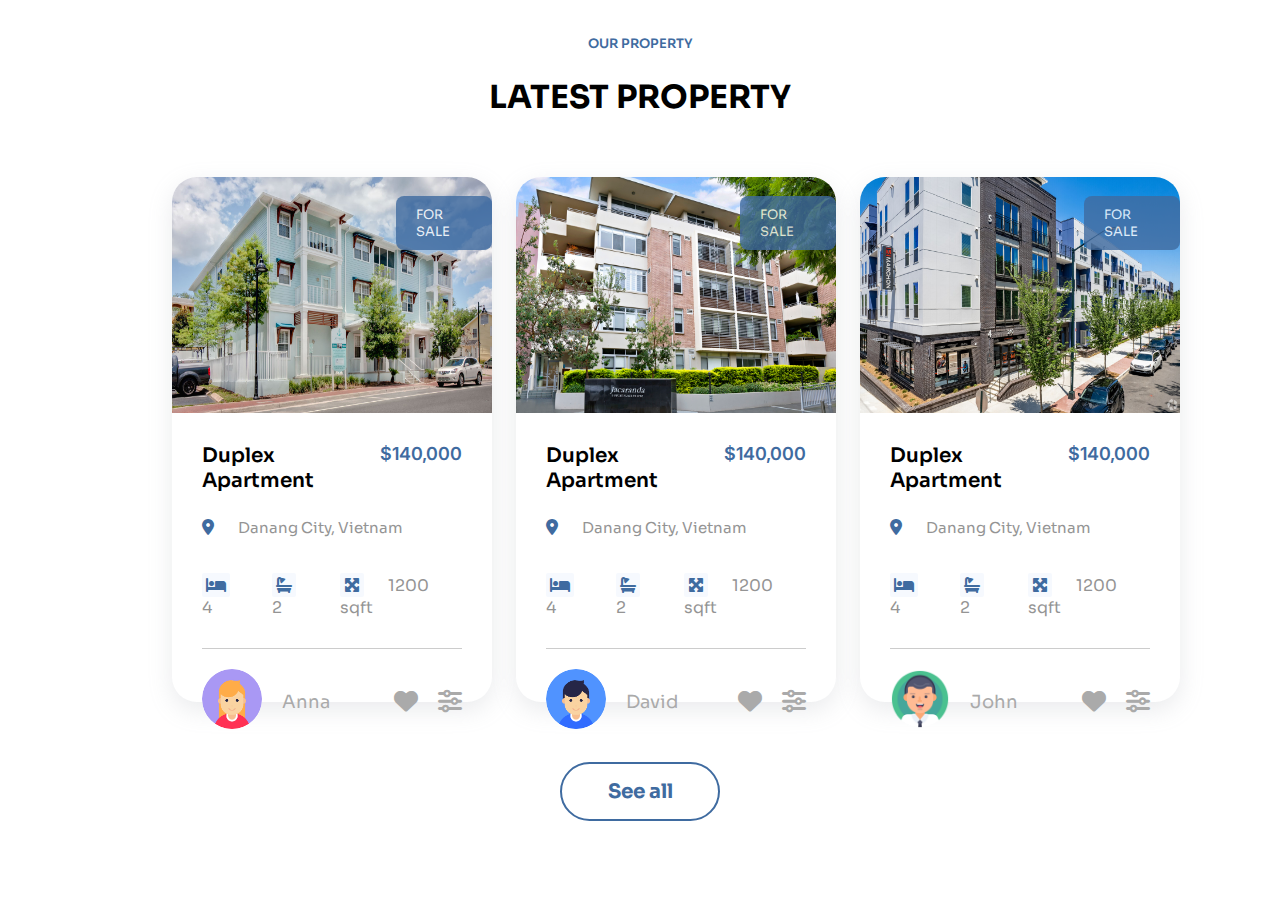
<file: Buoi3/LatestProperty/index.html>
<!DOCTYPE html>
<html lang="en">
<head>
    <meta charset="UTF-8">
    <meta http-equiv="X-UA-Compatible" content="IE=edge">
    <meta name="viewport" content="width=device-width, initial-scale=1.0">
    <link rel="stylesheet" href="https://cdnjs.cloudflare.com/ajax/libs/font-awesome/6.2.1/css/all.min.css">
    <link rel="stylesheet" href="style.css">
    <link rel="preconnect" href="https://fonts.googleapis.com"><link rel="preconnect" href="https://fonts.gstatic.com" crossorigin>
    <link href="https://fonts.googleapis.com/css2?family=Inter:wght@300&family=Roboto:wght@300;500&family=Sora:wght@400;700&display=swap" rel="stylesheet">    <title>Lastest Property</title>
</head>
<body>
    <div class="container">
        <div class="title">
            <p>Our Property</p>
            <h1>Latest Property</h1>
        </div>
        
        <div class="content">
            <div class="card col-lg-4">
                <div class="card-img">
                    <img src="assets/img/apartment-1.jpg" alt="Appartment 1">
                    <div class="sale-tag">For sale</div>
                </div>
                <div class="card-content">
                    <div class="card-info">
                        <div class="card-title">Duplex Apartment</div>
                        <div class="card-price">$140,000</div>
                    </div>

                    <div class="card-location">
                        <i class="fa-sharp fa-solid fa-location-dot"></i>
                        <span>Danang City, Vietnam</span>
                    </div>

                    <div class="card-detail">
                        <ul class="detail-list">
                            <li class="detail-category">
                                <i class="fa fa-bed"></i>
                                4
                            </li>
                            
                            <li class="detail-category">
                                <i class="fa-solid fa-bath"></i>
                                2
                            </li>

                            <li class="detail-category">
                                <i class="fa-solid fa-maximize"></i>
                                1200 sqft
                            </li>

                        </ul>
                    </div>

                    <div class="card-seller">
                        <ul class="seller-info">
                            <li>
                                <img src="assets/img/person-1.jpg" alt="person 1">
                            </li>
                            <li>
                                <span>Anna</span>
                            </li>
                        </ul>

                        <div class="seller-contact">
                            <i class="fa-solid fa-heart"></i>
                            <i class="fa-solid fa-sliders"></i>
                        </div>
                    </div>
                </div>
            </div>

            <div class="card col-lg-4">
                <div class="card-img">
                    <img src="assets/img/apartment-2.jpg" alt="Appartment 1">
                    <div class="sale-tag">For sale</div>
                </div>
                <div class="card-content">
                    <div class="card-info">
                        <div class="card-title">Duplex Apartment</div>
                        <div class="card-price">$140,000</div>
                    </div>

                    <div class="card-location">
                        <i class="fa-sharp fa-solid fa-location-dot"></i>
                        <span>Danang City, Vietnam</span>
                    </div>

                    <div class="card-detail">
                        <ul class="detail-list">
                            <li class="detail-category">
                                <i class="fa fa-bed"></i>
                                4
                            </li>
                            
                            <li class="detail-category">
                                <i class="fa-solid fa-bath"></i>
                                2
                            </li>

                            <li class="detail-category">
                                <i class="fa-solid fa-maximize"></i>
                                1200 sqft
                            </li>

                        </ul>
                    </div>

                    <div class="card-seller">
                        <ul class="seller-info">
                            <li>
                                <img src="assets/img/person-2.jpg" alt="person 1">
                            </li>
                            <li>
                                <span>David</span>
                            </li>
                        </ul>

                        <div class="seller-contact">
                            <i class="fa-solid fa-heart"></i>
                            <i class="fa-solid fa-sliders"></i>
                        </div>
                    </div>
                </div>
            </div>

            <div class="card col-lg-4">
                <div class="card-img">
                    <img src="assets/img/apartment-3.jpg" alt="Appartment 1">
                    <div class="sale-tag">For sale</div>
                </div>
                <div class="card-content">
                    <div class="card-info">
                        <div class="card-title">Duplex Apartment</div>
                        <div class="card-price">$140,000</div>
                    </div>

                    <div class="card-location">
                        <i class="fa-sharp fa-solid fa-location-dot"></i>
                        <span>Danang City, Vietnam</span>
                    </div>

                    <div class="card-detail">
                        <ul class="detail-list">
                            <li class="detail-category">
                                <i class="fa fa-bed"></i>
                                4
                            </li>
                            
                            <li class="detail-category">
                                <i class="fa-solid fa-bath"></i>
                                2
                            </li>

                            <li class="detail-category">
                                <i class="fa-solid fa-maximize"></i>
                                1200 sqft
                            </li>

                        </ul>
                    </div>

                    <div class="card-seller">
                        <ul class="seller-info">
                            <li>
                                <img src="assets/img/person-3.jpg" alt="person 1">
                            </li>
                            <li>
                                <span>John</span>
                            </li>
                        </ul>

                        <div class="seller-contact">
                            <i class="fa-solid fa-heart"></i>
                            <i class="fa-solid fa-sliders"></i>
                        </div>
                    </div>
                </div>
            </div>

            
        </div>

        <div class="btn">See all</div>
    </div>
</body>
</html>
</file>
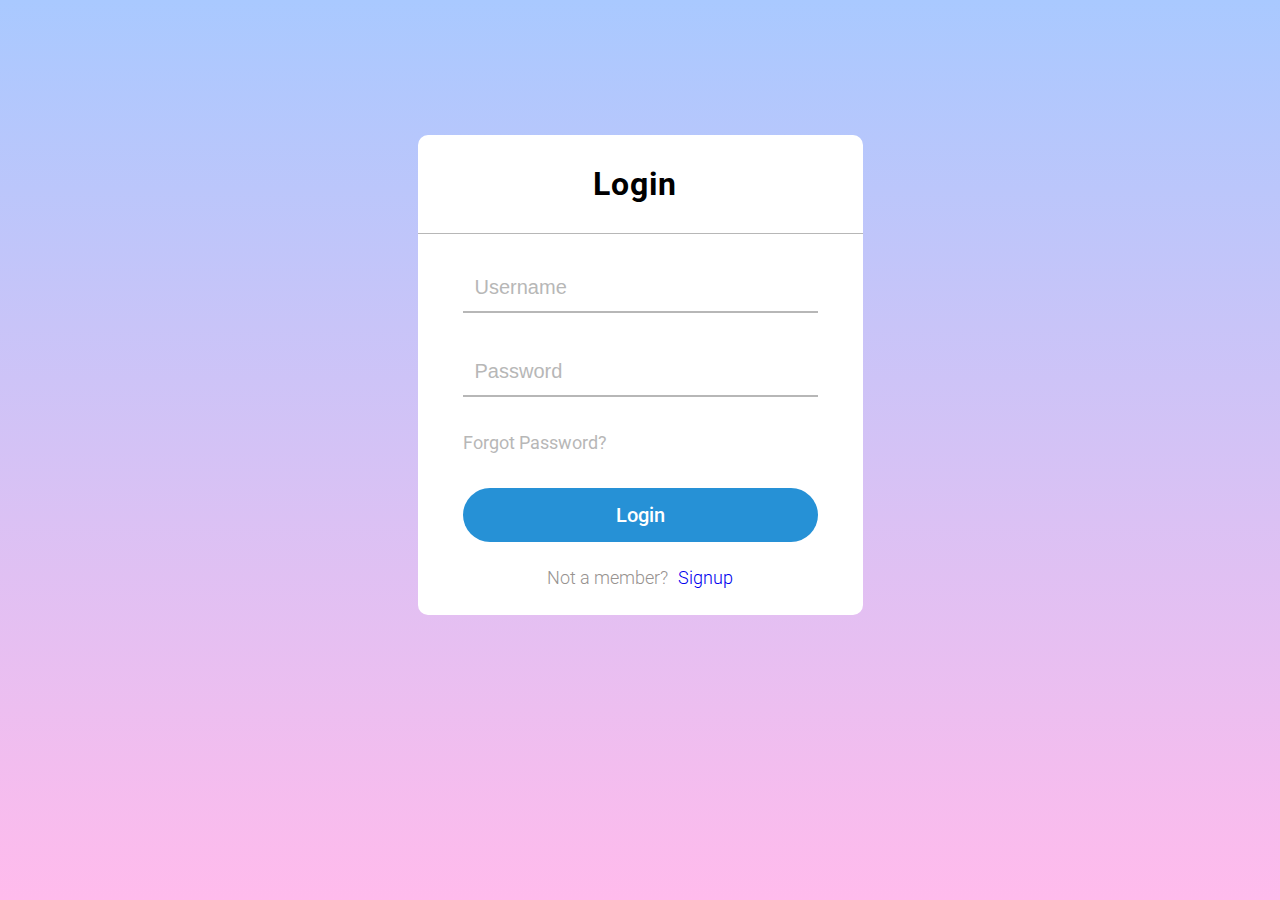
<file: Buoi3/LoginUI/index.html>
<!DOCTYPE html>
<html lang="en">
<head>
    <meta charset="UTF-8">
    <meta http-equiv="X-UA-Compatible" content="IE=edge">
    <meta name="viewport" content="width=device-width, initial-scale=1.0">
    <title>LoginUI</title>
    <link rel="stylesheet" href="style.css">
</head>
<body>
    <div class="container">
        <div class="content">
            <form action="" class="login-form">
                <h1 class="form-title">Login</h1>
                <div class="form-content">
                    <input type="text" class="input-box" placeholder="Username">
                    <input type="text" class="input-box" placeholder="Password">
                    <p class="forgot-pass">Forgot Password?</p>
                    <div class="login-btn">Login</div>
                    <p class="not-member">Not a member? <a href="#" class="sign-up">Signup</a></p>
                </div>
            </form>
        </div>
    </div>
</body>
</html>
</file>
<file: Buoi10/style.css>
h1 {
  text-align: center;
}

.form {
  margin: 0 auto;
  padding: 15px;
  display: flex;
  position: relative;
  flex-direction: column;
  border: 3px solid #000;
  width: 50%;
}

form label,
form input[type="text"],
form input[type="password"],
form input[type="email"] {
  display: inline-block;
  width: 99%;
  margin: 6px 0;
  font-size: 24px;
}

form span {
  display: flex;
  justify-content: flex-end;
  width: 100%;
  padding: 0;
}

.form input[type="button"] {
  padding: 10px 45px;
  margin-top: 10px;
  font-size: 24px;
  font-size: 16px;
  border: none;
  background-color: #000;
  color: #fff;
}

table {
  margin: 0 auto;
}

table {
  font-family: Arial, Helvetica, sans-serif;
  border-collapse: collapse;
  width: 80%;
  margin-top: 20px;
}

table td,
table th {
  border: 1px solid #ddd;
  padding: 8px;
}

table tr:nth-child(even) {
  background-color: #f2f2f2;
}

table tr:hover {
  background-color: #ddd;
}

table th {
  padding-top: 12px;
  padding-bottom: 12px;
  text-align: left;
  background-color: #000;
  color: white;
}

table a {
    color: lightseagreen;
    text-decoration: underline;
    cursor: pointer;
}
</file>
<file: Buoi4/style.css>
@import url('https://fonts.googleapis.com/css2?family=Roboto:wght@300;500&display=swap');

:root {
    --green-color : #31a24c;
    --gray-color : #65676b;
    --light-gray-color : #e4e6eb;
    --navbar-height: 70px;
}

* {
    padding: 0;
    margin: 0;
    box-sizing: border-box;
    font-family: 'Roboto', sans-serif;
}

.round-md {
    width: 52px;
    height: 52px;
    margin: 0 6px;
    border-radius: 30px;
}

.round-lg {
    width: 63px;
    height: 63px;
    margin: 6px 0;
    border-radius: 30px;
}

.gray-text {
    color: var(--gray-color);
}

.container {
    width: 100%;
    height: 100vh;
    background: #ECE9E6;  
    background: -webkit-linear-gradient(to top, #FFFFFF, #ECE9E6);  
    background: linear-gradient(to top, #FFFFFF, #ECE9E6); 
}

.navbar {
    width: 100%;
    height: var(--navbar-height);
    display: flex;
    flex-direction: row;
    align-items: center;
    justify-content: space-between;
    position: fixed;
    padding: 20px 50px;
    background-color: #fff;
    box-shadow: rgba(99, 99, 99, 0.1) 0px 2px 8px 0px;
}

.left-nav {
    display: flex;
}

.center-nav {
}

.center-nav ul {
    display: flex;
    list-style: none;
}   
.center-nav ul li {
    padding: 0 52px;
}

.right-nav {
    display: flex;
}

.item {
    display: flex;
    justify-content: center;
    align-items: center;
    background: var(--light-gray-color);
    border-radius: 30px;
    color: #000;
    font-size: 22px;
    margin: 0 6px;
}

.item-sm {
    background: #000;
    border: 3px solid #fff;
}

.content {
    display: flex;
}

.profile-section {
    width: 1215px;
    height: 100vh;
    display: flex;
    flex-direction: column;
    margin: 0 auto;
}

.cover-img {
    height: 450px;
    object-fit: cover;
    border-bottom-left-radius: 10px;
    border-bottom-right-radius: 10px;
    margin-top: var(--navbar-height);
}

.profile {
    display: flex;
    position: relative;
    width: 1215px;
    height: 100%;
    margin: 0 auto;
}

.profile-avatar {
    width: 218px;
}

.profile-avatar img{
    width: 218px;
    position: absolute;
    border-radius: 120px;
    border: 5px solid #fff;
    left: 35px;
    top: -40px;
}

.profile-avatar::before {
    content: "";
    position: absolute;
    width: 30px;
    height: 30px;
    background-color: var(--green-color);
    top: 120px;
    left: 200px;
    z-index: 10;
    border-radius: 30px;
    border: 5px solid #fff;
}

.profile-detail {
    display: flex;
    width: 100%;
    height: 165px;
    justify-content: space-between;
    margin-left: 100px;
}

.profile-content {
    display: flex;
    flex-direction: column;
    margin-top: 30px;
}

.profile-name {
    font-size: 40px;
    margin-bottom: 5px;
}

.similar-friends {
    font-size: 20px;
    font-weight: 500;
    color: var(--gray-color);
    margin-bottom: 10px;
}

.detail-friends {
    list-style: none;
    display: flex;
}

.detail-friends img {
   object-fit: cover;
   width: 40px;
   height: 40px;
   border-radius: 30px;
}

.detail-friends li {
    margin: 0;
}


.detail-friends li:nth-child(1) {
    z-index: 8;
}

.detail-friends li:nth-child(2) {
    transform: translateX(-10px);
    z-index: 7;
}

.detail-friends li:nth-child(3) {
    transform: translateX(-20px);
    z-index: 6;
}

.detail-friends li:nth-child(4) {
    transform: translateX(-30px);
    z-index: 5;
}

.detail-friends li:nth-child(5) {
    transform: translateX(-40px);
    z-index: 4;
}

.detail-friends li:nth-child(6) {
    transform: translateX(-50px);
    z-index: 3;
}

.detail-friends li:nth-child(7) {
    transform: translateX(-60px);
    z-index: 2;
}

.detail-friends li:nth-child(8) {
    transform: translateX(-70px);
    z-index: 1;
    position: relative;
}

.detail-friends li:nth-child(8)::after {
    content: "...";
    position: absolute;
    background-color: #65676b;
    width: 100%;
    height: 100%;
    border-radius: 30px;
    opacity: 0.5;
    text-align: center;
    color: var(--light-gray-color);
    letter-spacing: 2px;
    font-weight: 700;
}

.profile-contact {
    margin-right: 35px;
    display: flex;
    align-items: flex-end;
}

.btn {
    min-width: 116px;
    padding: 12px 18px ;
    border-radius: 8px;
    font-size: 18px;
    margin: 0 5px;
    border: none;
    text-align: right;
}

.profile-status, .send-msg  {
    position: relative;
}

.profile-status::before {
    position: absolute;
    font-family: "Font Awesome 5 Free";
    font-weight: 900;
    content: "\f4fc";
    left: 12px;
}

.send-msg {
    background-color: #1b74e4;
    color: #fff;
    display: flex;
    align-items: center;
}

.send-msg i {
    margin-right: 8px;
    font-size: 20px;
}

.chat-section {
    position: absolute;
    display: flex;
    flex-direction: column;
    width: fit-content;
    right: 20px;
    bottom: 20px;
    list-style: none;
    align-items: flex-end;
    justify-content: flex-end;
}

.chat-item, .edit-btn {
    position: relative;
    width: 63px;
    height: 63px;
}

.more-btn {
    width: 48px;
    height: 48px;
    margin: 0 6px;
    border-radius: 30px;
    background-color: #fff;
    display: flex;
    justify-content: center;
    align-items: center;
    font-weight: 900;
    font-size: 25px;
}

.chat-item, .edit-btn, .more-btn {
    box-shadow: rgba(17, 17, 26, 0.1) 0px 1px 0px, rgba(17, 17, 26, 0.1) 0px 8px 24px, rgba(17, 17, 26, 0.1) 0px 16px 48px;
}

.chat-item:hover .dialog-box{
    display: block;
}

.chat-item:hover .exit-chat {
    display: flex;
}

.edit-btn {
    display: flex;
    justify-content: center;
    align-items: center;
    background-color: #fff;
}

.edit-btn i {
    font-size: x-large;
}

.exit-chat {
    position: absolute;
    width: 18px;
    height: 18px;
    display: none;
    justify-content: center;
    align-items: center;
    font-family: "Font Awesome 5 Free";
    font-weight: 900;
    font-size: 15px;
    right: -3px;
    bottom: 42px;
    border-radius: 30px;
    background-color: #fff;
}

.chat-item img {
    object-fit: cover;
    width: 63px;
    height: 63px;
    border-radius: 30px;
}

.green-dot {
    position: absolute;
    background-color: var(--green-color);
    width: 20px;
    height: 20px;
    right: -1px;
    bottom: 2px;
    border-radius: 30px;
    border: 3px solid #fff;
}

.dialog-box {
    display: none;
    position: absolute;
    width: 135px;
    height: 80px;    
    left: -155px;
    bottom: 0px;
    padding: 10px;
    font-size: 30px;
    background: #fff;
    border-radius: 10px;
    box-shadow: rgba(0, 0, 0, 0.2) 0px 12px 28px 0px, rgba(0, 0, 0, 0.1) 0px 2px 4px 0px, rgba(255, 255, 255, 0.05) 0px 0px 0px 1px inset;
}

.dialog-box::after {
    content: "\f0da";
    position: absolute;
    width: 0px;
    height: 0px;
    font-family: "Font Awesome 5 Free";
    font-weight: 900;
    left: 128px;
    bottom: 40px;
    font-size: 30px;
    color: #fff;
}


.friend-name {
    font-size: 18px;
    margin-bottom: 16px;
}

.friend-msg {
    font-size: 15px;
    color: var(--gray-color);
    font-weight: 300;
}
</file>
<file: Buoi6/style.css>
@import url('https://fonts.googleapis.com/css2?family=Inter:wght@300&display=swap');

* {
    padding: 0;
    margin: 0;
    box-sizing: border-box;
    font-family: 'Inter', sans-serif;
}

nav {
    width: 100%;
    display: flex;
    align-items: center;
    justify-content: space-between;
    padding: 14px 24px;
}

.left-nav {
    display: flex;
}

.left-nav__bars {
    display: none;
}

.left-nav svg {
    margin: 0 10px;
}
.category-list {
    display: flex;
    align-items: center;
    list-style-type: none;
}

.category-item {
    padding: 0 16px;
}

.right-nav {
    display: flex;
    justify-content: center;
    align-items: center;
}

.btn {
    width: fit-content;
    height: 50px;
    background-color: #181421;
    color: white;
    border-radius: 5px;
    padding: 6px 20px;
    display: flex;
    align-items: center;
    justify-content: center;
    font-weight: 900;
    font-size: 18px;
}

.free-trial {
    margin: 0 20px 0 40px;
}

.login {
    margin: 0 10px;
}

@media screen and (min-width: 576px) and (max-width: 1024px) {
    .right-nav svg {
        display: none;
    }
    
}


@media screen and (min-width: 576px) and (max-width: 1024px), (max-width: 576px) {
    .left-nav .category-list {
        display: none;
    }

    .right-nav .login {
        display: none;
    }
}

@media screen and (max-width: 576px) {
    nav {
        flex-direction: row-reverse;
    }

    .left-nav {
    }
    
    .right-nav {
    }   

    .right-nav .free-trial {
        display: none;
    }

    .nav {
        justify-content: space-between;
    }

    .left-nav__bars {
        display: flex;
    }
}
</file>
<file: Buoi3/LatestProperty/style.css>
:root {
    --background-color : #3f6ba0;
}

* {
    padding: 0;
    margin: 0;
    box-sizing: border-box;
}

.col-lg-4 {
    flex: 0 0 auto;
    width: 33.333%;
    margin: 0 12px;
}

.container {
    width: 75%;
    height: 100vh;
    margin: 0 auto;
    font-family: 'Roboto', sans-serif;
    font-family: 'Sora', sans-serif;
}

.title {
    display: flex;
    flex-direction: column;
    justify-content: center;
    align-items: center;
    margin-bottom: 60px;
}

.title p {
    padding: 35px 0 25px 0;
    font-size: 13px;
    font-weight: 600;
    color: var(--background-color);
}

.title p, .title h1 {
    text-transform: uppercase;
}

.content {
    margin-bottom: 60px;
    display: flex;
    flex-direction: row;
}

.card {
    height: 525px;
    border-radius: 25px;
    display: flex;
    flex-direction: column;
    box-shadow: rgba(149, 157, 165, 0.2) 0px 8px 24px;}

.card-img {
    height: 45%;
    width: 100%;
    position: relative;
}

.card-img img {
    height: 100%;
    width: 100%;
    object-fit: fill;
    border-top-left-radius: 25px;
    border-top-right-radius: 25px;
}

.sale-tag {
    position: absolute;
    top: 8%;
    left: 70%;
    z-index: 100;
    font-size: 13px;
    color: white;
    padding: 10px 20px;
    border-radius: 8px;
    opacity: 0.8;
    background-color: var(--background-color);
    text-transform: uppercase;
}

.card-content {
    height: 55%;
    padding: 30px;
}

.card-info {
    display: flex;
    justify-content: space-between;
    padding-bottom: 24px;
}

.card-title {
    font-size: 20px;
    font-weight: 600;
}

.card-price {
    color: var(--background-color);
    font-size: 18px;
    font-family: 'Inter', sans-serif;
    font-weight: 600;
}

.card-location {
    margin-bottom: 35px;
}

.card-location i{
    margin-right: 20px;
    color: var(--background-color);
}

.card-location span {
    font-size: 15px;
    color:  rgb(148, 148, 148);
}

.card-detail {
    color:  rgb(148, 148, 148);
    padding-bottom: 30px;
    border-bottom: 1px solid #ccc;
}

.detail-list {
    list-style: none;
    display: flex;
}

.detail-category {
    margin-right: 20px;
}

.detail-category i {
    color: var(--background-color);
    background-color: #f6f9fe;
    padding: 4px;
    margin-right: 20px;
    border-radius: 2px;
}

.card-seller {
    display: flex;
    justify-content: space-between;
    align-items: center;
    color: #aaa;
}

.seller-info {
    padding: 20px 0 20px 0;
    display: flex;
    align-items: center;
    list-style: none;
    font-size: 18px;
}

.seller-info img {
    border-radius: 50%;
    width: 60px;
    height: 60px;
    margin-right: 20px;
}

.seller-contact {
    font-size: 24px;
}

.seller-contact i {
    margin-left: 15px;
}

.btn {
    width: 160px;
    margin: 0 auto;
    text-align: center;
    padding: 15px 25px;
    border-radius: 80px;
    font-weight: bold;
    font-size: 20px;
    border: 2px solid ;
    color: var(--background-color);
}
</file>
<file: Buoi3/LoginUI/style.css>
@import url('https://fonts.googleapis.com/css2?family=Roboto:wght@500&family=Sora:wght@400;700&display=swap');
@import url('https://fonts.googleapis.com/css2?family=Roboto:wght@300&family=Sora:wght@400;700&display=swap');

* {
    margin: 0;
    padding: 0;
    box-sizing: border-box;
}
html {
    font-family: 'Roboto', sans-serif;
}

.container {
    width: 100%;
    height: 100vh;
    background-color: #A9C9FF;
    background-image: linear-gradient(180deg, #A9C9FF 0%, #FFBBEC 100%);
}

.content {
    display: flex;
    justify-content: center;
    align-items: center;
    width: 100%;
    height: 480px;
    position: absolute;
    top: 15%
}

.login-form {
    display: flex;
    flex-direction: column;
    background-color: white;
    width: 445px;
    height: 100%;
    border-radius: 10px;
}

.form-title {
    padding: 30px 175px;
    font-family: 'Roboto', sans-serif;
    border-bottom: 1px solid #b7b7b7;
    margin-bottom: 30px;
    letter-spacing: 1px;
}

.form-content {
    display: flex;
    justify-content: center;
    flex-direction: column;
    padding: 0 45px;
}

.input-box {
    font-size: 20px;
    padding: 12px;
    border: none;
    margin-bottom: 35px;
    border-bottom: 2px solid #b7b7b7;
    outline: none;
}

::placeholder { /* Microsoft Edge */
    color: #b7b7b7;
}

.forgot-pass {
    color: #b7b7b7;
    font-size: 18px;
    margin-bottom: 35px;
}

.login-btn {
    font-family: 'Roboto', sans-serif;
    justify-content: center;
    display: flex;
    padding: 15px 20px;
    background: #2691D6;
    border-radius: 35px;
    font-size: 20px;
    color: white;
    margin-bottom: 25px;
    font-weight: 500;
}

.not-member {
    display: flex;
    justify-content: center;
    color: #97928f;
    font-size: 18px;
    font-weight: 300;
}

.sign-up {
    text-decoration: none;
    margin-left: 10px;
}
</file>
